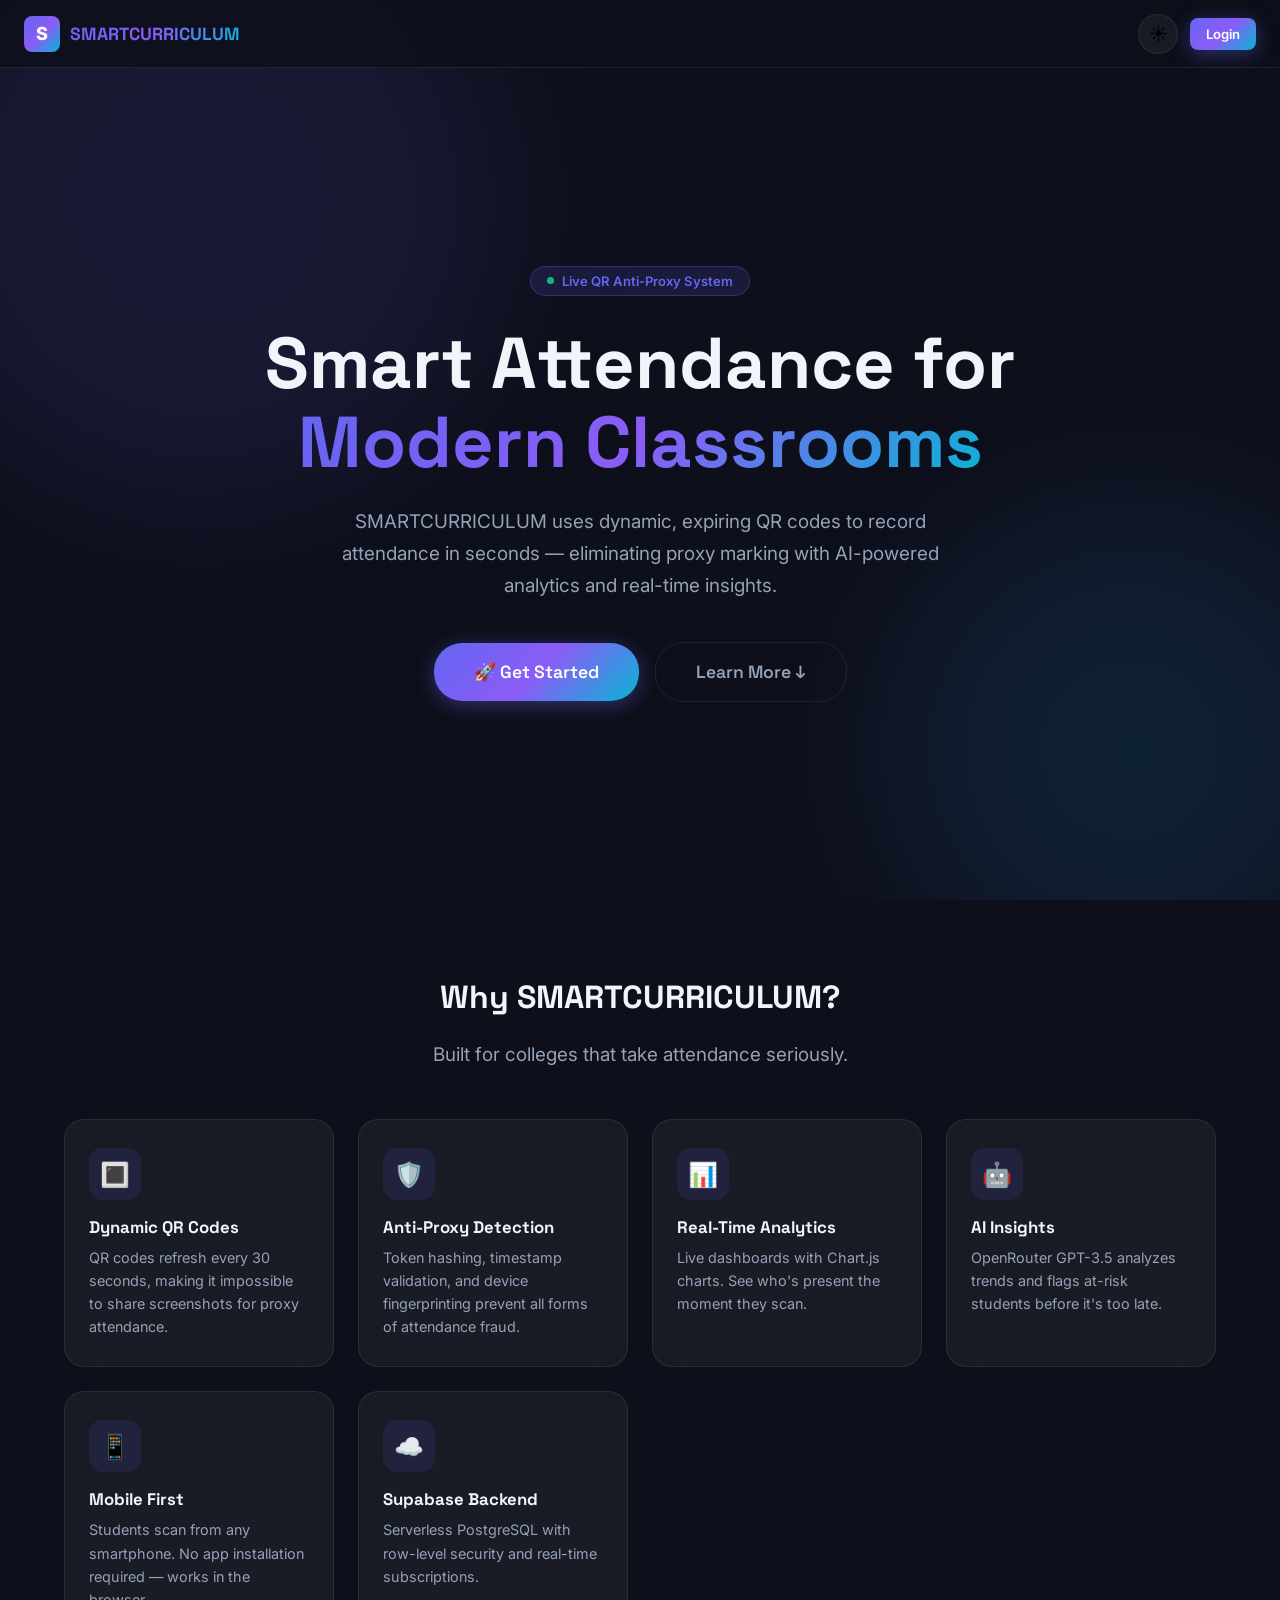
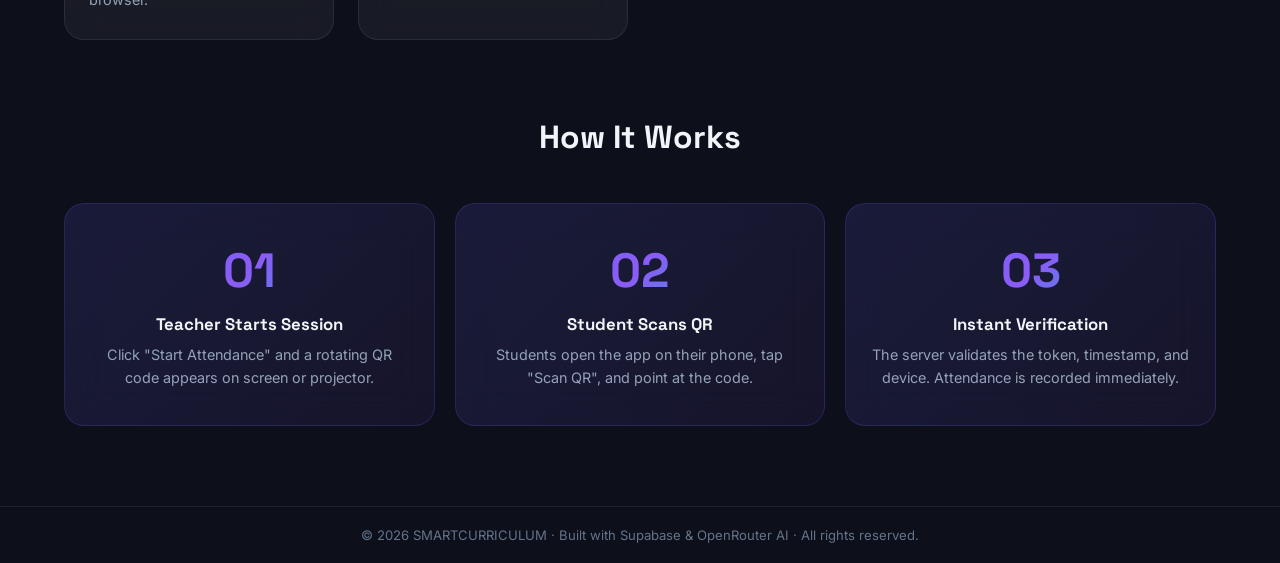
<file: index.html>
<!DOCTYPE html>
<html lang="en" data-theme="dark">
<head>
  <meta charset="UTF-8" />
  <meta name="viewport" content="width=device-width, initial-scale=1.0" />
  <title>SMARTCURRICULUM – Dynamic QR Attendance System</title>
  <meta name="description" content="SMARTCURRICULUM prevents proxy attendance and provides real-time analytics using dynamic, expiring QR codes." />
  <link rel="preconnect" href="https://fonts.googleapis.com" />
  <link rel="stylesheet" href="css/styles.css" />
</head>
<body>
  <a href="#main-content" class="skip-link">Skip to content</a>
  <div class="bg-animated"></div>

  <!-- ── Navbar ─────────────────────────────────────────────────── -->
  <nav class="navbar">
    <div class="navbar-brand">
      <div class="navbar-logo">S</div>
      <span class="navbar-title">SMARTCURRICULUM</span>
    </div>
    <div class="navbar-actions">
      <button class="theme-toggle" id="theme-toggle" title="Toggle theme" aria-label="Toggle dark/light mode">☀️</button>
      <a href="login.html" class="btn btn-primary btn-sm">Login</a>
    </div>
  </nav>

  <!-- ── Hero ───────────────────────────────────────────────────── -->
  <main id="main-content">
    <section class="hero">
      <div class="hero-badge">
        <span class="dot"></span> Live QR Anti-Proxy System
      </div>

      <h1 class="hero-title">
        Smart Attendance for<br />
        <span class="gradient-text">Modern Classrooms</span>
      </h1>

      <p class="hero-desc">
        SMARTCURRICULUM uses dynamic, expiring QR codes to record attendance in seconds —
        eliminating proxy marking with AI-powered analytics and real-time insights.
      </p>

      <div class="hero-cta">
        <a href="login.html" class="btn btn-primary btn-xl" id="get-started-btn">
          🚀 Get Started
        </a>
        <a href="#features" class="btn btn-ghost btn-xl">
          Learn More ↓
        </a>
      </div>
    </section>

    <!-- ── Feature Cards ─────────────────────────────────────────── -->
    <section class="features-section" id="features">
      <div style="text-align:center;margin-bottom:48px">
        <h2 class="hero-title" style="font-size:2rem">Why SMARTCURRICULUM?</h2>
        <p class="hero-desc" style="margin:0 auto">
          Built for colleges that take attendance seriously.
        </p>
      </div>
      <div class="features-grid" id="features-grid">
        <!-- Injected by JS -->
      </div>
    </section>

    <!-- ── How It Works ──────────────────────────────────────────── -->
    <section class="features-section" style="padding-top:0">
      <div style="text-align:center;margin-bottom:48px">
        <h2 class="hero-title" style="font-size:2rem">How It Works</h2>
      </div>
      <div class="grid-3" id="steps-grid">
        <!-- Injected by JS -->
      </div>
    </section>
  </main>

  <footer>
    <p>© 2026 SMARTCURRICULUM · Built with Supabase & OpenRouter AI · All rights reserved.</p>
  </footer>

  <!-- ── Scripts ────────────────────────────────────────────────── -->
  <script type="module">
    import { initThemeToggle } from './js/utils.js';
    initThemeToggle('theme-toggle');

    // Feature cards data
    const features = [
      { icon: '🔳', title: 'Dynamic QR Codes',      desc: 'QR codes refresh every 30 seconds, making it impossible to share screenshots for proxy attendance.' },
      { icon: '🛡️', title: 'Anti-Proxy Detection',  desc: 'Token hashing, timestamp validation, and device fingerprinting prevent all forms of attendance fraud.' },
      { icon: '📊', title: 'Real-Time Analytics',   desc: 'Live dashboards with Chart.js charts. See who\'s present the moment they scan.' },
      { icon: '🤖', title: 'AI Insights',            desc: 'OpenRouter GPT-3.5 analyzes trends and flags at-risk students before it\'s too late.' },
      { icon: '📱', title: 'Mobile First',           desc: 'Students scan from any smartphone. No app installation required — works in the browser.' },
      { icon: '☁️', title: 'Supabase Backend',       desc: 'Serverless PostgreSQL with row-level security and real-time subscriptions.' },
    ];

    const steps = [
      { num: '01', title: 'Teacher Starts Session', desc: 'Click "Start Attendance" and a rotating QR code appears on screen or projector.' },
      { num: '02', title: 'Student Scans QR',        desc: 'Students open the app on their phone, tap "Scan QR", and point at the code.' },
      { num: '03', title: 'Instant Verification',    desc: 'The server validates the token, timestamp, and device. Attendance is recorded immediately.' },
    ];

    const fg = document.getElementById('features-grid');
    features.forEach(f => {
      fg.insertAdjacentHTML('beforeend', `
        <div class="feature-card">
          <div class="feature-icon">${f.icon}</div>
          <h3 class="feature-title">${f.title}</h3>
          <p class="feature-desc">${f.desc}</p>
        </div>
      `);
    });

    const sg = document.getElementById('steps-grid');
    steps.forEach(s => {
      sg.insertAdjacentHTML('beforeend', `
        <div class="card card-gradient" style="text-align:center;padding:36px 24px">
          <div style="font-family:var(--font-display);font-size:3rem;font-weight:800;
                      background:var(--gradient-brand);-webkit-background-clip:text;
                      -webkit-text-fill-color:transparent;background-clip:text;margin-bottom:12px">
            ${s.num}
          </div>
          <h3 class="feature-title">${s.title}</h3>
          <p class="feature-desc">${s.desc}</p>
        </div>
      `);
    });
  </script>
</body>
</html>
</file>
<file: css/styles.css>
/* =============================================================================
   SMARTCURRICULUM – Global Stylesheet
   Modern dark/light theme with glassmorphism, gradients & micro-animations
   ============================================================================= */

/* ── Google Fonts ────────────────────────────────────────────────────────────── */
@import url('https://fonts.googleapis.com/css2?family=Inter:wght@300;400;500;600;700;800&family=Space+Grotesk:wght@400;500;600;700&display=swap');

/* ── CSS Custom Properties ───────────────────────────────────────────────────── */
:root {
  /* Palette – Dark (default) */
  --bg-primary:       #0d0f1a;
  --bg-secondary:     #131629;
  --bg-card:          rgba(255,255,255,0.05);
  --bg-card-hover:    rgba(255,255,255,0.09);
  --border-color:     rgba(255,255,255,0.08);
  --border-active:    rgba(99,102,241,0.6);

  --text-primary:     #f1f5f9;
  --text-secondary:   #94a3b8;
  --text-muted:       #64748b;

  --accent-1:         #6366f1;   /* indigo */
  --accent-2:         #8b5cf6;   /* violet */
  --accent-3:         #06b6d4;   /* cyan */
  --accent-success:   #10b981;
  --accent-warning:   #f59e0b;
  --accent-danger:    #ef4444;

  --gradient-brand:   linear-gradient(135deg, #6366f1 0%, #8b5cf6 50%, #06b6d4 100%);
  --gradient-card:    linear-gradient(135deg, rgba(99,102,241,0.15) 0%, rgba(139,92,246,0.08) 100%);
  --gradient-success: linear-gradient(135deg, #10b981, #059669);
  --gradient-danger:  linear-gradient(135deg, #ef4444, #dc2626);
  --gradient-warning: linear-gradient(135deg, #f59e0b, #d97706);

  --shadow-sm:        0 2px 8px rgba(0,0,0,0.3);
  --shadow-md:        0 8px 32px rgba(0,0,0,0.4);
  --shadow-lg:        0 20px 60px rgba(0,0,0,0.5);
  --shadow-glow:      0 0 40px rgba(99,102,241,0.25);

  --radius-sm:        8px;
  --radius-md:        14px;
  --radius-lg:        20px;
  --radius-xl:        28px;
  --radius-full:      9999px;

  --font-body:        'Inter', sans-serif;
  --font-display:     'Space Grotesk', sans-serif;

  --transition-fast:  0.15s ease;
  --transition-base:  0.25s ease;
  --transition-slow:  0.4s ease;

  --navbar-h:         68px;
}

/* Light Theme Override */
[data-theme="light"] {
  --bg-primary:       #f8faff;
  --bg-secondary:     #eef2ff;
  --bg-card:          rgba(255,255,255,0.85);
  --bg-card-hover:    rgba(255,255,255,1);
  --border-color:     rgba(99,102,241,0.15);
  --border-active:    #6366f1;

  --text-primary:     #1e1b4b;
  --text-secondary:   #4338ca;
  --text-muted:       #6b7280;

  --shadow-sm:        0 2px 8px rgba(99,102,241,0.1);
  --shadow-md:        0 8px 32px rgba(99,102,241,0.12);
  --shadow-lg:        0 20px 60px rgba(99,102,241,0.14);
  --shadow-glow:      0 0 40px rgba(99,102,241,0.15);
}

/* ── Reset & Base ────────────────────────────────────────────────────────────── */
*, *::before, *::after { box-sizing: border-box; margin: 0; padding: 0; }

html { scroll-behavior: smooth; font-size: 16px; }

body {
  font-family: var(--font-body);
  background: var(--bg-primary);
  color: var(--text-primary);
  min-height: 100vh;
  transition: background var(--transition-slow), color var(--transition-slow);
  overflow-x: hidden;
}

a { color: inherit; text-decoration: none; }
img, svg { display: block; max-width: 100%; }
button { cursor: pointer; border: none; outline: none; font-family: inherit; }
input, select, textarea { font-family: inherit; }

/* ── Utility ─────────────────────────────────────────────────────────────────── */
.hidden   { display: none !important; }
.sr-only  { position: absolute; width: 1px; height: 1px; clip: rect(0,0,0,0); }
.flex     { display: flex; }
.flex-col { display: flex; flex-direction: column; }
.items-center   { align-items: center; }
.justify-center { justify-content: center; }
.justify-between{ justify-content: space-between; }
.gap-1  { gap: 4px;  }
.gap-2  { gap: 8px;  }
.gap-3  { gap: 12px; }
.gap-4  { gap: 16px; }
.gap-6  { gap: 24px; }
.text-center { text-align: center; }
.w-full  { width: 100%; }
.mt-auto { margin-top: auto; }

/* ── Animated Background ─────────────────────────────────────────────────────── */
.bg-animated {
  position: fixed; inset: 0; z-index: -1; overflow: hidden;
}
.bg-animated::before,
.bg-animated::after {
  content: '';
  position: absolute;
  border-radius: 50%;
  filter: blur(80px);
  opacity: 0.12;
  animation: bgFloat 12s ease-in-out infinite;
}
.bg-animated::before {
  width: 600px; height: 600px;
  background: radial-gradient(circle, #6366f1, #8b5cf6);
  top: -100px; left: -100px;
}
.bg-animated::after {
  width: 500px; height: 500px;
  background: radial-gradient(circle, #06b6d4, #6366f1);
  bottom: -100px; right: -100px;
  animation-delay: -6s;
}
@keyframes bgFloat {
  0%, 100% { transform: translate(0, 0) scale(1);   }
  33%       { transform: translate(40px, 30px) scale(1.05); }
  66%       { transform: translate(-20px, 50px) scale(0.95); }
}

/* ── Navbar ──────────────────────────────────────────────────────────────────── */
.navbar {
  position: sticky; top: 0; z-index: 100;
  height: var(--navbar-h);
  display: flex; align-items: center; justify-content: space-between;
  padding: 0 24px;
  background: rgba(13,15,26,0.8);
  backdrop-filter: blur(20px);
  border-bottom: 1px solid var(--border-color);
}
[data-theme="light"] .navbar { background: rgba(248,250,255,0.85); }

.navbar-brand {
  display: flex; align-items: center; gap: 10px;
}
.navbar-logo {
  width: 36px; height: 36px;
  background: var(--gradient-brand);
  border-radius: var(--radius-sm);
  display: flex; align-items: center; justify-content: center;
  font-size: 18px; font-weight: 800; color: #fff;
}
.navbar-title {
  font-family: var(--font-display);
  font-size: 1.1rem; font-weight: 700;
  background: var(--gradient-brand);
  -webkit-background-clip: text;
  -webkit-text-fill-color: transparent;
  background-clip: text;
}
.navbar-actions {
  display: flex; align-items: center; gap: 12px;
}

/* ── Theme Toggle ────────────────────────────────────────────────────────────── */
.theme-toggle {
  width: 40px; height: 40px; border-radius: var(--radius-full);
  background: var(--bg-card);
  border: 1px solid var(--border-color);
  display: flex; align-items: center; justify-content: center;
  font-size: 18px;
  transition: all var(--transition-base);
}
.theme-toggle:hover { background: var(--bg-card-hover); transform: rotate(20deg); }

/* ── Buttons ─────────────────────────────────────────────────────────────────── */
.btn {
  display: inline-flex; align-items: center; justify-content: center; gap: 8px;
  padding: 11px 22px;
  border-radius: var(--radius-md);
  font-size: 0.9rem; font-weight: 600;
  transition: all var(--transition-base);
  position: relative; overflow: hidden;
  white-space: nowrap;
}
.btn::after {
  content: '';
  position: absolute; inset: 0;
  background: rgba(255,255,255,0.1);
  opacity: 0; transition: opacity var(--transition-fast);
}
.btn:hover::after { opacity: 1; }
.btn:active { transform: scale(0.97); }

.btn-primary {
  background: var(--gradient-brand);
  color: #fff;
  box-shadow: 0 4px 20px rgba(99,102,241,0.4);
}
.btn-primary:hover { box-shadow: 0 6px 28px rgba(99,102,241,0.6); transform: translateY(-1px); }

.btn-outline {
  background: transparent;
  border: 1.5px solid var(--border-active);
  color: var(--accent-1);
}
.btn-outline:hover { background: rgba(99,102,241,0.1); }

.btn-success {
  background: var(--gradient-success);
  color: #fff;
  box-shadow: 0 4px 16px rgba(16,185,129,0.3);
}
.btn-success:hover { box-shadow: 0 6px 24px rgba(16,185,129,0.5); transform: translateY(-1px); }

.btn-danger {
  background: var(--gradient-danger);
  color: #fff;
}

.btn-ghost {
  background: transparent;
  color: var(--text-secondary);
  border: 1px solid var(--border-color);
}
.btn-ghost:hover { background: var(--bg-card); color: var(--text-primary); }

.btn-sm  { padding: 8px 16px; font-size: 0.82rem; border-radius: var(--radius-sm); }
.btn-lg  { padding: 14px 32px; font-size: 1rem; border-radius: var(--radius-lg); }
.btn-xl  { padding: 18px 40px; font-size: 1.1rem; border-radius: var(--radius-xl); font-family: var(--font-display); }
.btn-block { width: 100%; }

.btn:disabled, .btn[disabled] {
  opacity: 0.5; cursor: not-allowed; pointer-events: none;
}

.btn-ghost.active {
  background: var(--accent-1);
  color: #fff;
  border-color: var(--accent-1);
}

/* Loading spinner inside button */
.btn .spinner {
  width: 16px; height: 16px;
  border: 2px solid rgba(255,255,255,0.3);
  border-top-color: #fff;
  border-radius: 50%;
  animation: spin 0.7s linear infinite;
}

/* ── Cards ───────────────────────────────────────────────────────────────────── */
.card {
  background: var(--bg-card);
  border: 1px solid var(--border-color);
  border-radius: var(--radius-lg);
  padding: 24px;
  backdrop-filter: blur(20px);
  transition: all var(--transition-base);
}
.card:hover { border-color: var(--border-active); box-shadow: var(--shadow-glow); }

.card-gradient {
  background: var(--gradient-card);
  border: 1px solid rgba(99,102,241,0.2);
}

.stat-card {
  background: var(--bg-card);
  border: 1px solid var(--border-color);
  border-radius: var(--radius-lg);
  padding: 24px;
  backdrop-filter: blur(20px);
  display: flex; flex-direction: column; gap: 8px;
  position: relative; overflow: hidden;
  transition: all var(--transition-base);
}
.stat-card::before {
  content: '';
  position: absolute; top: 0; left: 0; right: 0; height: 3px;
  border-radius: var(--radius-sm) var(--radius-sm) 0 0;
}
.stat-card.blue::before   { background: var(--gradient-brand); }
.stat-card.green::before  { background: var(--gradient-success); }
.stat-card.red::before    { background: var(--gradient-danger); }
.stat-card.amber::before  { background: var(--gradient-warning); }
.stat-card:hover { transform: translateY(-3px); box-shadow: var(--shadow-md); }

.stat-icon   { font-size: 2rem; margin-bottom: 4px; }
.stat-value  { font-family: var(--font-display); font-size: 2.2rem; font-weight: 700; line-height: 1; }
.stat-label  { font-size: 0.85rem; color: var(--text-muted); font-weight: 500; }

/* ── Form Elements ───────────────────────────────────────────────────────────── */
.form-group { display: flex; flex-direction: column; gap: 6px; }

.form-label {
  font-size: 0.85rem; font-weight: 600;
  color: var(--text-secondary);
  letter-spacing: 0.02em;
}

.form-input, .form-select {
  width: 100%;
  padding: 12px 16px;
  background: var(--bg-card);
  border: 1.5px solid var(--border-color);
  border-radius: var(--radius-md);
  color: #fff; /* Ensure text is white for contrast */
  font-size: 0.95rem;
  transition: all var(--transition-base);
  outline: none;
}

.form-select option {
  background: var(--bg-secondary);
  color: #fff;
}
.form-input:focus, .form-select:focus {
  border-color: var(--accent-1);
  box-shadow: 0 0 0 3px rgba(99,102,241,0.15);
}
.form-input::placeholder { color: var(--text-muted); }

.form-input.error { border-color: var(--accent-danger); }
.form-error { font-size: 0.8rem; color: var(--accent-danger); }

/* Create Course Prompt */
.create-course-prompt {
  display: flex;
  align-items: center;
  gap: 12px;
  margin-top: 16px;
  padding: 14px 16px;
  background: rgba(99, 102, 241, 0.04);
  border: 1px dashed var(--border-active);
  border-radius: var(--radius-md);
  transition: all var(--transition-base);
}

.create-course-prompt:hover {
  background: rgba(99, 102, 241, 0.08);
  border-style: solid;
  transform: translateY(-1px);
}

.prompt-icon { font-size: 1.2rem; filter: drop-shadow(0 0 8px rgba(255,185,0,0.5)); }
.prompt-text {
  flex: 1;
  font-size: 0.88rem;
  font-weight: 700;
  color: #fff; /* Maximum contrast for prompt */
  line-height: 1.3;
}

.prompt-subtext {
  display: block;
  font-size: 0.72rem;
  font-weight: 400;
  color: rgba(255,255,255,0.7);
  margin-top: 1px;
}

.btn-add-course {
  background: var(--gradient-brand);
  color: #fff;
  padding: 8px 14px;
  border: none;
  border-radius: var(--radius-sm);
  font-size: 0.78rem;
  font-weight: 700;
  display: flex;
  align-items: center;
  gap: 6px;
  white-space: nowrap;
  box-shadow: 0 4px 12px rgba(99, 102, 241, 0.25);
  transition: all var(--transition-base);
}

.btn-add-course:hover {
  transform: translateY(-2px);
  box-shadow: 0 6px 16px rgba(99, 102, 241, 0.4);
}

.btn-add-course:active { transform: translateY(0); }

/* ── Badge ───────────────────────────────────────────────────────────────────── */
.badge {
  display: inline-flex; align-items: center; gap: 4px;
  padding: 4px 10px; border-radius: var(--radius-full);
  font-size: 0.75rem; font-weight: 600;
}
.badge-success { background: rgba(16,185,129,0.15); color: #10b981; }
.badge-danger  { background: rgba(239,68,68,0.15);  color: #ef4444; }
.badge-warning { background: rgba(245,158,11,0.15); color: #f59e0b; }
.badge-info    { background: rgba(99,102,241,0.15); color: #6366f1; }

/* ── Toast Notifications ─────────────────────────────────────────────────────── */
#toast-container {
  position: fixed; bottom: 24px; right: 24px;
  z-index: 999; display: flex; flex-direction: column; gap: 12px;
}
.toast {
  display: flex; align-items: center; gap: 12px;
  padding: 14px 20px;
  border-radius: var(--radius-md);
  backdrop-filter: blur(20px);
  box-shadow: var(--shadow-md);
  min-width: 280px; max-width: 400px;
  animation: toastIn 0.35s cubic-bezier(0.22, 1, 0.36, 1);
  border: 1px solid var(--border-color);
}
.toast-success { background: rgba(16,185,129,0.15); border-color: rgba(16,185,129,0.3); }
.toast-error   { background: rgba(239,68,68,0.15);  border-color: rgba(239,68,68,0.3);  }
.toast-info    { background: rgba(99,102,241,0.15); border-color: rgba(99,102,241,0.3); }
.toast-icon    { font-size: 1.3rem; }
.toast-msg     { font-size: 0.9rem; font-weight: 500; flex: 1; }
.toast-close   { font-size: 1.1rem; cursor: pointer; opacity: 0.6; }
.toast-close:hover { opacity: 1; }

@keyframes toastIn {
  from { transform: translateX(100%); opacity: 0; }
  to   { transform: translateX(0);    opacity: 1; }
}

/* ── Loading Overlay ─────────────────────────────────────────────────────────── */
.loading-overlay {
  position: fixed; inset: 0; z-index: 200;
  background: rgba(13,15,26,0.85);
  backdrop-filter: blur(8px);
  display: flex; align-items: center; justify-content: center;
  flex-direction: column; gap: 20px;
}
.loading-text {
  font-family: var(--font-display); font-size: 1rem;
  color: var(--text-secondary); font-weight: 500;
}
.loader {
  width: 48px; height: 48px;
  border: 3px solid var(--border-color);
  border-top-color: var(--accent-1);
  border-radius: 50%;
  animation: spin 0.8s linear infinite;
}
@keyframes spin { to { transform: rotate(360deg); } }

/* ── Page Layout ─────────────────────────────────────────────────────────────── */
.page-container   { min-height: 100vh; display: flex; flex-direction: column; }
.content-area     { flex: 1; padding: 32px 24px; max-width: 1200px; margin: 0 auto; width: 100%; }
.section-title    { font-family: var(--font-display); font-size: 1.3rem; font-weight: 700; margin-bottom: 20px; }
.section-subtitle { font-size: 0.9rem; color: var(--text-secondary); margin-top: 4px; }

/* Grid layouts */
.grid-2 { display: grid; grid-template-columns: repeat(2, 1fr); gap: 20px; }
.grid-3 { display: grid; grid-template-columns: repeat(3, 1fr); gap: 20px; }
.grid-4 { display: grid; grid-template-columns: repeat(4, 1fr); gap: 20px; }
.grid-auto { display: grid; grid-template-columns: repeat(auto-fill, minmax(220px, 1fr)); gap: 20px; }

/* ── Landing Page ────────────────────────────────────────────────────────────── */
.hero {
  min-height: calc(100vh - var(--navbar-h));
  display: flex; flex-direction: column; align-items: center; justify-content: center;
  text-align: center; padding: 60px 24px;
}
.hero-badge {
  display: inline-flex; align-items: center; gap: 8px;
  background: rgba(99,102,241,0.15);
  border: 1px solid rgba(99,102,241,0.3);
  border-radius: var(--radius-full);
  padding: 6px 16px; margin-bottom: 28px;
  font-size: 0.82rem; font-weight: 600; color: var(--accent-1);
}
.hero-badge .dot {
  width: 7px; height: 7px; border-radius: 50%;
  background: var(--accent-success);
  animation: pulse 2s infinite;
}
.hero-title {
  font-family: var(--font-display);
  font-size: clamp(2.4rem, 6vw, 4.5rem);
  font-weight: 800; line-height: 1.1;
  margin-bottom: 24px;
}
.hero-title .gradient-text {
  background: var(--gradient-brand);
  -webkit-background-clip: text;
  -webkit-text-fill-color: transparent;
  background-clip: text;
}
.hero-desc {
  font-size: clamp(1rem, 2vw, 1.18rem);
  color: var(--text-secondary); max-width: 640px;
  line-height: 1.7; margin-bottom: 40px;
}
.hero-cta { display: flex; align-items: center; gap: 16px; flex-wrap: wrap; justify-content: center; }

.features-section { padding: 80px 24px; max-width: 1200px; margin: 0 auto; }
.features-grid    { display: grid; grid-template-columns: repeat(auto-fill, minmax(260px, 1fr)); gap: 24px; }

.feature-card {
  background: var(--bg-card);
  border: 1px solid var(--border-color);
  border-radius: var(--radius-lg);
  padding: 28px 24px;
  backdrop-filter: blur(16px);
  transition: all var(--transition-base);
}
.feature-card:hover {
  transform: translateY(-5px);
  border-color: var(--accent-1);
  box-shadow: var(--shadow-glow);
}
.feature-icon {
  width: 52px; height: 52px; border-radius: var(--radius-md);
  display: flex; align-items: center; justify-content: center;
  font-size: 24px; margin-bottom: 16px;
  background: rgba(99,102,241,0.12);
}
.feature-title { font-family: var(--font-display); font-size: 1.05rem; font-weight: 700; margin-bottom: 8px; }
.feature-desc  { font-size: 0.9rem; color: var(--text-secondary); line-height: 1.6; }

/* ── Login Page ──────────────────────────────────────────────────────────────── */
.auth-page {
  min-height: 100vh; display: flex; align-items: center; justify-content: center;
  padding: 24px;
}
.auth-card {
  width: 100%; max-width: 440px;
  background: var(--bg-card);
  border: 1px solid var(--border-color);
  border-radius: var(--radius-xl);
  padding: 40px 36px;
  backdrop-filter: blur(24px);
  box-shadow: var(--shadow-lg);
}
.auth-logo {
  width: 56px; height: 56px; border-radius: var(--radius-md);
  background: var(--gradient-brand);
  display: flex; align-items: center; justify-content: center;
  font-size: 24px; color: #fff; font-weight: 800;
  margin: 0 auto 20px;
}
.auth-title {
  font-family: var(--font-display); font-size: 1.6rem; font-weight: 700;
  text-align: center; margin-bottom: 6px;
}
.auth-sub   { text-align: center; color: var(--text-secondary); font-size: 1rem; font-weight: 500; margin-bottom: 32px; }
.auth-tabs  { display: flex; border-bottom: 1px solid var(--border-color); margin-bottom: 28px; background: rgba(255,255,255,0.02); }
.auth-tab {
  flex: 1; padding: 14px; text-align: center;
  font-size: 0.95rem; font-weight: 600; color: var(--text-muted);
  cursor: pointer; border: none; background: none; border-bottom: 2px solid transparent;
  transition: all var(--transition-base);
}
.auth-tab:hover { color: var(--text-primary); background: rgba(255,255,255,0.04); }
.auth-tab.active { color: var(--accent-1); border-bottom-color: var(--accent-1); background: rgba(99,102,241,0.06); }
.auth-form { display: flex; flex-direction: column; gap: 16px; }
.auth-divider {
  text-align: center; font-size: 0.82rem; color: var(--text-muted);
  position: relative; margin: 8px 0;
}
.auth-divider::before, .auth-divider::after {
  content: ''; position: absolute; top: 50%;
  width: 40%; height: 1px; background: var(--border-color);
}
.auth-divider::before { left: 0; }
.auth-divider::after  { right: 0; }

/* ── QR Components ───────────────────────────────────────────────────────────── */
.qr-wrapper {
  display: flex; flex-direction: column; align-items: center; gap: 20px;
}
.qr-box {
  position: relative;
  background: #fff;
  border-radius: var(--radius-lg);
  padding: 20px;
  box-shadow: var(--shadow-lg), 0 0 0 4px rgba(99,102,241,0.2);
  transition: all var(--transition-base);
}
.qr-box.refreshing { opacity: 0.4; transform: scale(0.97); }

.qr-refresh-ring {
  position: absolute; inset: -10px;
  border-radius: var(--radius-xl);
  border: 3px solid transparent;
  border-top-color: var(--accent-1);
  animation: spin 1s linear infinite;
  display: none;
}
.qr-box.refreshing .qr-refresh-ring { display: block; }

.qr-timer-bar {
  width: 100%; height: 6px;
  background: var(--border-color);
  border-radius: var(--radius-full);
  overflow: hidden;
}
.qr-timer-fill {
  height: 100%; border-radius: var(--radius-full);
  background: var(--gradient-brand);
  transition: width 1s linear;
}
.qr-timer-text {
  font-family: var(--font-display); font-size: 1.1rem; font-weight: 700;
  color: var(--text-secondary);
}
.qr-timer-text span { color: var(--accent-1); font-size: 1.5rem; }

.live-counter {
  display: flex; gap: 16px; flex-wrap: wrap; justify-content: center;
}
.counter-pill {
  background: var(--bg-card);
  border: 1px solid var(--border-color);
  border-radius: var(--radius-full);
  padding: 8px 20px;
  display: flex; align-items: center; gap: 8px;
  font-weight: 600; font-size: 0.92rem;
}
.counter-dot { width: 8px; height: 8px; border-radius: 50%; }
.counter-dot.green { background: var(--accent-success); animation: pulse 1.5s infinite; }
.counter-dot.blue  { background: var(--accent-1); }

/* ── Scanner ─────────────────────────────────────────────────────────────────── */
.scanner-container {
  display: flex; flex-direction: column; align-items: center; gap: 24px;
}
#qr-reader {
  width: 100%; max-width: 360px;
  border-radius: var(--radius-lg);
  overflow: hidden;
  box-shadow: var(--shadow-md);
}
.scan-result {
  width: 100%; max-width: 360px;
  padding: 20px; border-radius: var(--radius-lg);
  text-align: center; display: none;
}
.scan-result.success {
  background: rgba(16,185,129,0.12);
  border: 1.5px solid rgba(16,185,129,0.4);
  display: block;
}
.scan-result.error {
  background: rgba(239,68,68,0.12);
  border: 1.5px solid rgba(239,68,68,0.4);
  display: block;
}
.scan-result-icon { font-size: 3rem; margin-bottom: 8px; animation: bounceIn 0.5s; }
@keyframes bounceIn {
  0%   { transform: scale(0); }
  60%  { transform: scale(1.2); }
  100% { transform: scale(1); }
}

/* ── Attendance Table ────────────────────────────────────────────────────────── */
.table-wrapper {
  background: var(--bg-card);
  border: 1px solid var(--border-color);
  border-radius: var(--radius-lg);
  overflow: hidden;
  backdrop-filter: blur(16px);
}
.sc-table {
  width: 100%; border-collapse: collapse;
  font-size: 0.9rem;
}
.sc-table thead { background: rgba(99,102,241,0.08); }
.sc-table th {
  padding: 14px 16px;
  text-align: left;
  font-size: 0.78rem; font-weight: 700;
  text-transform: uppercase; letter-spacing: 0.06em;
  color: var(--text-muted);
  border-bottom: 1px solid var(--border-color);
}
.sc-table td {
  padding: 14px 16px;
  border-bottom: 1px solid var(--border-color);
  color: var(--text-primary);
}
.sc-table tbody tr:last-child td { border-bottom: none; }
.sc-table tbody tr { transition: background var(--transition-fast); }
.sc-table tbody tr:hover { background: var(--bg-card-hover); }

/* ── Charts ──────────────────────────────────────────────────────────────────── */
.chart-card {
  background: var(--bg-card);
  border: 1px solid var(--border-color);
  border-radius: var(--radius-lg);
  padding: 24px;
  backdrop-filter: blur(16px);
}
.chart-title { font-family: var(--font-display); font-size: 1rem; font-weight: 600; margin-bottom: 20px; }

/* ── AI Insights ─────────────────────────────────────────────────────────────── */
.ai-panel {
  background: linear-gradient(135deg, rgba(99,102,241,0.08) 0%, rgba(139,92,246,0.05) 100%);
  border: 1px solid rgba(99,102,241,0.25);
  border-radius: var(--radius-lg);
  padding: 28px;
  backdrop-filter: blur(16px);
}
.ai-header {
  display: flex; align-items: center; justify-content: space-between;
  margin-bottom: 20px; flex-wrap: wrap; gap: 12px;
}
.ai-badge {
  display: inline-flex; align-items: center; gap: 6px;
  background: rgba(99,102,241,0.15);
  border: 1px solid rgba(99,102,241,0.3);
  border-radius: var(--radius-full);
  padding: 5px 14px; font-size: 0.78rem; font-weight: 700;
  color: var(--accent-1); text-transform: uppercase; letter-spacing: 0.06em;
}
.ai-content {
  font-size: 0.92rem; line-height: 1.75;
  color: var(--text-secondary); white-space: pre-wrap;
  min-height: 80px;
}
.ai-content.empty { color: var(--text-muted); font-style: italic; }
.ai-typing::after {
  content: '▊'; animation: blink 0.7s step-start infinite;
}
@keyframes blink { 50% { opacity: 0; } }

/* ── Progress Bar ────────────────────────────────────────────────────────────── */
.progress-bar {
  width: 100%; height: 10px; background: var(--border-color);
  border-radius: var(--radius-full); overflow: hidden;
}
.progress-fill {
  height: 100%; border-radius: var(--radius-full);
  background: var(--gradient-brand);
  transition: width 1s cubic-bezier(0.16, 1, 0.3, 1);
}
.progress-fill.warning { background: var(--gradient-warning); }
.progress-fill.danger  { background: var(--gradient-danger); }

/* ── Session Control Panel ───────────────────────────────────────────────────── */
.session-panel {
  display: flex; flex-direction: column; gap: 24px;
  align-items: flex-start;
}
.session-info {
  display: flex; flex-direction: column; gap: 8px;
}
.session-meta {
  font-size: 0.85rem; color: var(--text-muted);
  display: flex; align-items: center; gap: 8px;
}
.session-id-chip {
  font-family: monospace; font-size: 0.78rem;
  background: rgba(99,102,241,0.1);
  border: 1px solid rgba(99,102,241,0.2);
  padding: 3px 10px; border-radius: var(--radius-full);
  color: var(--accent-1);
}

/* ── Student History ─────────────────────────────────────────────────────────── */
.history-item {
  display: flex; align-items: center; justify-content: space-between;
  padding: 14px 18px;
  border-bottom: 1px solid var(--border-color);
}
.history-item:last-child { border-bottom: none; }
.history-date { font-weight: 600; font-size: 0.9rem; }
.history-course { font-size: 0.82rem; color: var(--text-muted); margin-top: 2px; }

/* ── Warning Banner ──────────────────────────────────────────────────────────── */
.warning-banner {
  background: rgba(239,68,68,0.1);
  border: 1.5px solid rgba(239,68,68,0.3);
  border-radius: var(--radius-md);
  padding: 16px 20px;
  display: flex; align-items: center; gap: 12px;
  font-size: 0.9rem; font-weight: 500;
}
.warning-banner .icon { font-size: 1.5rem; }

/* ── Pulse animation ─────────────────────────────────────────────────────────── */
@keyframes pulse {
  0%, 100% { opacity: 1; box-shadow: 0 0 0 0 rgba(16,185,129,0.4); }
  50%       { opacity: 0.7; box-shadow: 0 0 0 6px rgba(16,185,129,0); }
}

/* ── Divider ─────────────────────────────────────────────────────────────────── */
.divider { height: 1px; background: var(--border-color); margin: 24px 0; }

/* ── Footer ──────────────────────────────────────────────────────────────────── */
footer {
  text-align: center; padding: 20px 24px;
  border-top: 1px solid var(--border-color);
  font-size: 0.82rem; color: var(--text-muted);
}

/* ── Skip to content ─────────────────────────────────────────────────────────── */
.skip-link {
  position: absolute; top: -100px; left: 12px;
  background: var(--accent-1); color: #fff;
  padding: 8px 16px; border-radius: 0 0 var(--radius-sm) var(--radius-sm);
  z-index: 999;
}
.skip-link:focus { top: 0; }

/* ── Responsive ──────────────────────────────────────────────────────────────── */
@media (max-width: 1024px) {
  .grid-4 { grid-template-columns: repeat(2, 1fr); }
}

@media (max-width: 768px) {
  .content-area    { padding: 20px 16px; }
  .navbar          { padding: 0 16px; }
  .grid-2, .grid-3 { grid-template-columns: 1fr; }
  .grid-4          { grid-template-columns: repeat(2, 1fr); }
  .hero-title      { font-size: 2.2rem; }
  .auth-card       { padding: 28px 20px; }
  .features-grid   { grid-template-columns: 1fr; }
  .ai-header       { flex-direction: column; align-items: flex-start; }
}

@media (max-width: 480px) {
  .grid-4 { grid-template-columns: 1fr; }
  .hero-cta { flex-direction: column; align-items: stretch; }
  .hero-cta .btn { justify-content: center; }
  .stat-value  { font-size: 1.8rem; }
}

/* ─── Matrix Table (Sticky Headers) ────────────────────────────────────────── */
.matrix-table {
  border-collapse: separate;
  border-spacing: 0;
}
.matrix-table th, .matrix-table td {
  border: 1px solid var(--border-color);
  padding: 12px;
  white-space: nowrap;
}
.matrix-table th {
  background: rgba(99,102,241,0.05);
  position: sticky;
  top: 0;
  z-index: 10;
}
.matrix-table td:first-child, .matrix-table th:first-child {
  position: sticky;
  left: 0;
  background: var(--bg-card);
  z-index: 11;
  min-width: 180px;
  border-right: 2px solid var(--border-color);
}
.matrix-table th:first-child { 
  z-index: 12; 
  background: rgba(99,102,241,0.1);
}
.matrix-table tr:hover td {
  background: var(--bg-card-hover);
}
</file>
